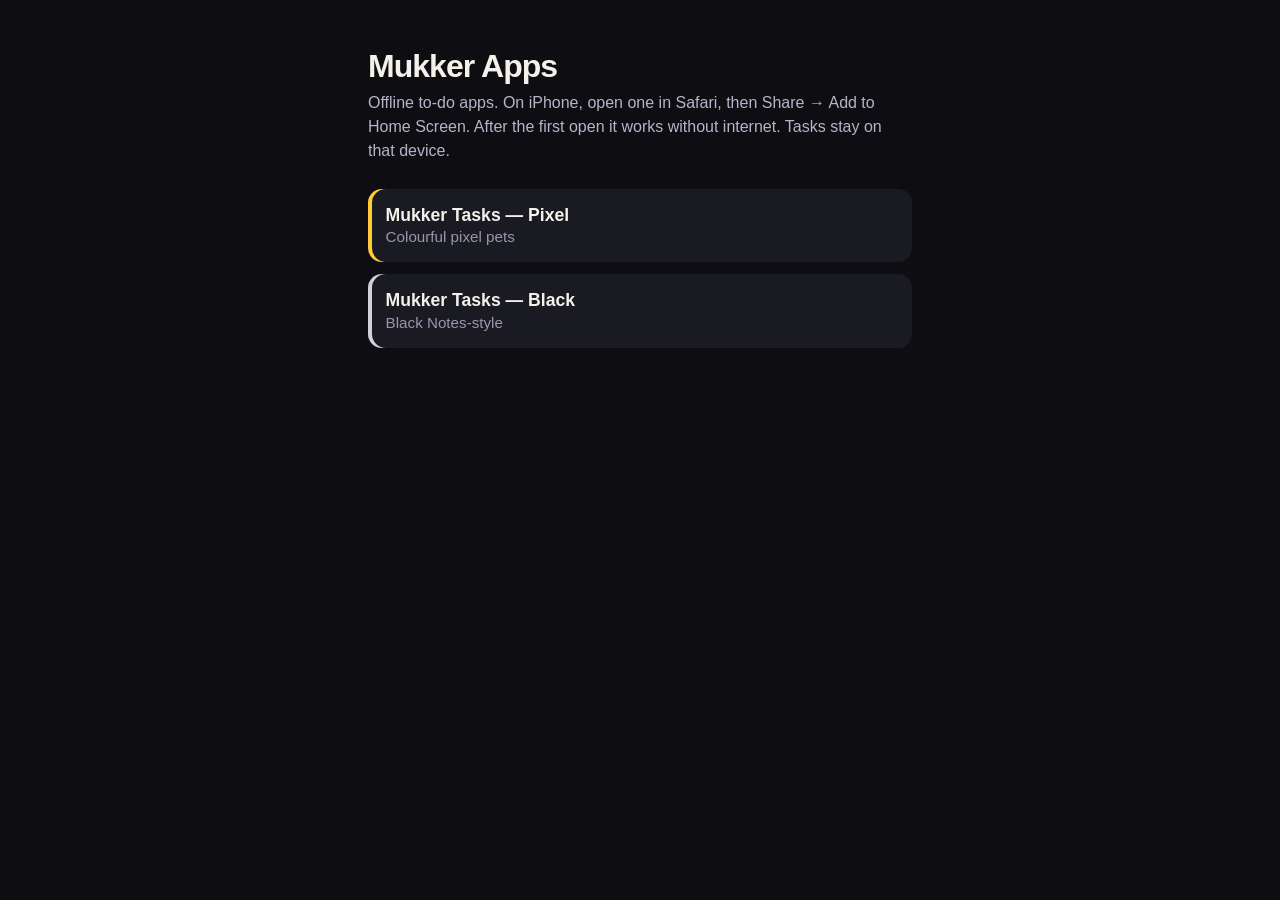
<file: index.html>
<!DOCTYPE html>
<html lang="en">
<head>
<meta charset="utf-8">
<meta name="viewport" content="width=device-width, initial-scale=1">
<title>Mukker Apps</title>
<meta name="description" content="Offline to-do apps by Harsimran.">
<style>
  :root { color-scheme: dark; }
  * { box-sizing: border-box; }
  body {
    margin: 0;
    min-height: 100vh;
    font-family: -apple-system, BlinkMacSystemFont, "Segoe UI", Roboto, sans-serif;
    background: #0e0e12;
    color: #f4f1ea;
  }
  main {
    width: min(34rem, calc(100% - 2rem));
    margin: 0 auto;
    padding: 3rem 0 4rem;
  }
  h1 {
    margin: 0 0 0.4rem;
    font-size: 2rem;
    letter-spacing: -0.03em;
  }
  p { margin: 0; color: #b7b3c9; line-height: 1.5; }
  ul { list-style: none; padding: 0; margin: 1.6rem 0 0; display: grid; gap: 0.75rem; }
  a {
    display: block;
    text-decoration: none;
    color: inherit;
    background: #1a1a22;
    border-radius: 14px;
    padding: 1rem 1.1rem;
  }
  a:hover, a:focus-visible { background: #242430; }
  a strong { display: block; font-size: 1.1rem; margin-bottom: 0.15rem; }
  a span { color: #9a96ad; font-size: 0.95rem; }
  a.pixel { box-shadow: inset 4px 0 0 #ffcc33; }
  a.black { box-shadow: inset 4px 0 0 #d1d1d6; }
</style>
</head>
<body>
<main>
  <h1>Mukker Apps</h1>
  <p>Offline to-do apps. On iPhone, open one in Safari, then Share → Add to Home Screen. After the first open it works without internet. Tasks stay on that device.</p>
  <ul>
    <li><a class="pixel" href="tasks-pixel/"><strong>Mukker Tasks — Pixel</strong><span>Colourful pixel pets</span></a></li>
    <li><a class="black" href="tasks-black/"><strong>Mukker Tasks — Black</strong><span>Black Notes-style</span></a></li>
  </ul>
</main>
</body>
</html>
</file>
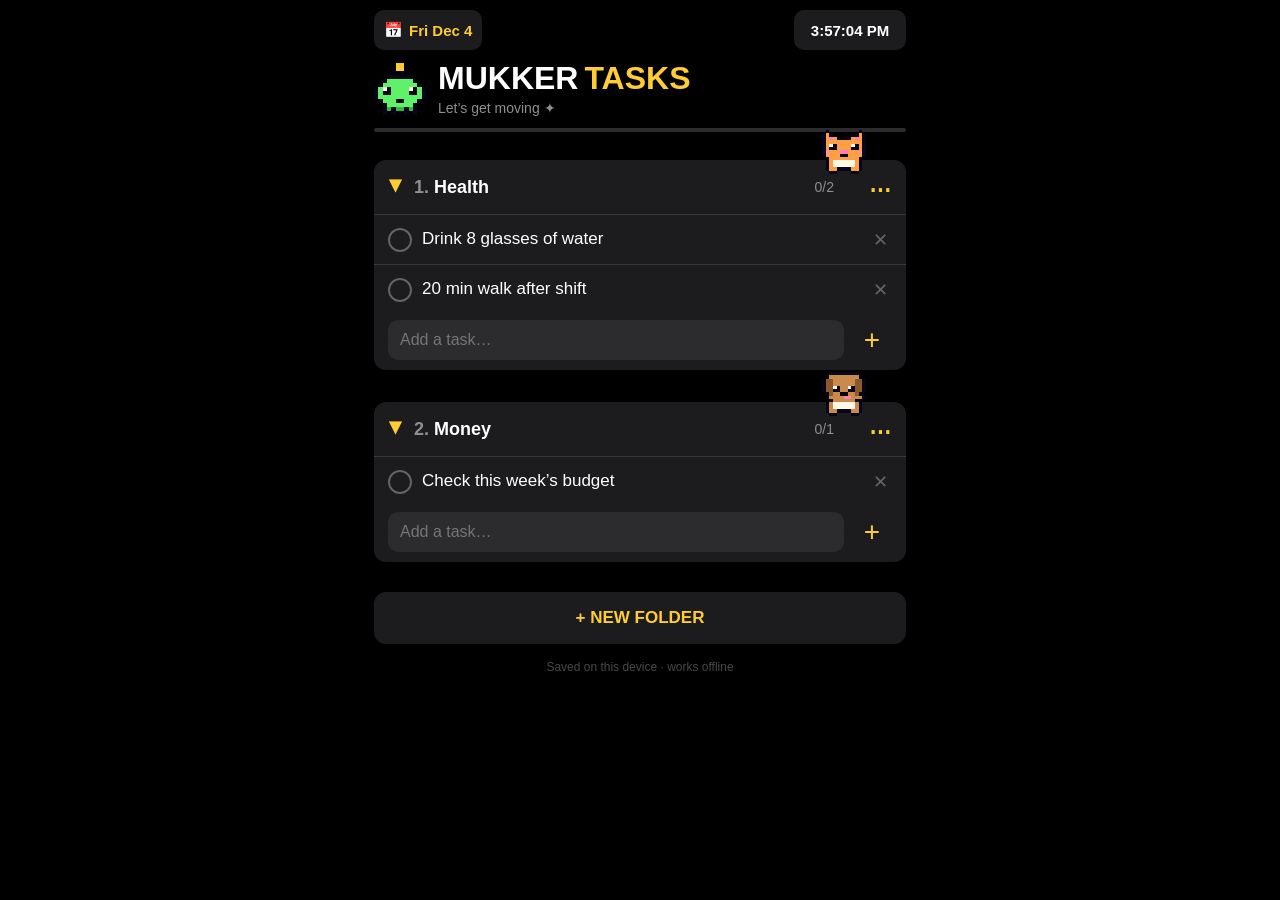
<file: tasks-black/index.html>
<!DOCTYPE html>
<html lang="en">
<head>
<meta charset="utf-8">
<meta name="viewport" content="width=device-width, initial-scale=1, viewport-fit=cover">
<title>Mukker Tasks</title>
<meta name="theme-color" content="#000000">
<meta name="apple-mobile-web-app-capable" content="yes">
<meta name="mobile-web-app-capable" content="yes">
<meta name="apple-mobile-web-app-status-bar-style" content="black-translucent">
<meta name="apple-mobile-web-app-title" content="Mukker Tasks">
<link rel="manifest" href="manifest.json">
<link rel="icon" type="image/png" href="icons/icon-192.png">
<link rel="apple-touch-icon" href="icons/apple-touch-icon.png">
<link rel="stylesheet" href="app.css">
</head>
<body>
<div class="stars" aria-hidden="true"></div>
<div class="stars s2" aria-hidden="true"></div>
<main class="app">
  <header class="top">
    <div class="bar">
      <button id="dateBtn" class="chip" type="button" aria-haspopup="dialog">📅 <span id="dateTxt"></span></button>
      <div id="clock" class="chip clock" aria-label="Current time"></div>
    </div>
    <div class="brand">
      <img id="heroPet" class="px hero" alt="">
      <div>
        <h1>MUKKER<span>TASKS</span></h1>
        <p id="today" class="sub">Let's get moving ✦</p>
      </div>
    </div>
    <div class="meter" aria-hidden="true"><div id="meterFill"></div></div>
  </header>
  <section id="folders" class="folders" aria-live="polite"></section>
  <button id="addFolderBtn" class="btn gold big" type="button">+ NEW FOLDER</button>
  <p class="foot">Saved on this device · works offline</p>
</main>

<div id="toast" class="toast" role="status" aria-live="polite" hidden>
  <img class="px" alt=""><p></p>
</div>

<div id="cal" class="sheet" hidden>
  <div class="sheet-bg" data-calclose></div>
  <div class="sheet-card cal-card" role="dialog" aria-label="Calendar">
    <div class="cal-head">
      <button type="button" class="btn ghost sq" id="calPrev" aria-label="Previous month">◀</button>
      <h2 id="calTitle"></h2>
      <button type="button" class="btn ghost sq" id="calNext" aria-label="Next month">▶</button>
    </div>
    <div class="cal-grid" id="calGrid"></div>
    <div class="row"><button type="button" class="btn ghost" id="calToday">Today</button><button type="button" class="btn gold" data-calclose>Close</button></div>
  </div>
</div>

<div id="sheet" class="sheet" hidden>
  <div class="sheet-bg" data-close></div>
  <form class="sheet-card" id="sheetForm" autocomplete="off">
    <h2 id="sheetTitle">New folder</h2>
    <div id="sheetBody"></div>
    <div class="row">
      <button type="button" class="btn ghost" data-close>Cancel</button>
      <button type="submit" class="btn gold" id="sheetOk">Save</button>
    </div>
  </form>
</div>

<script src="app.js"></script>
</body>
</html>
</file>
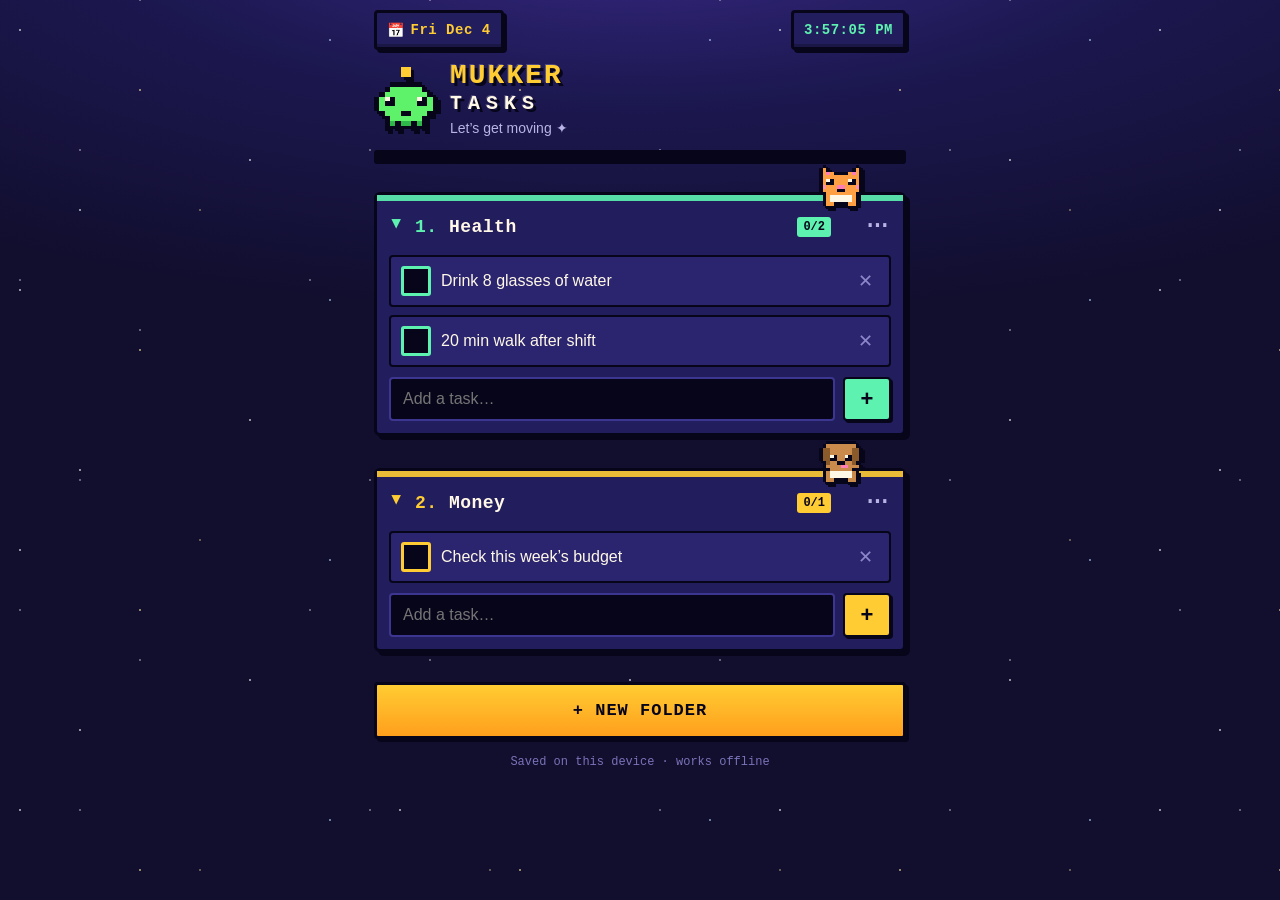
<file: tasks-pixel/index.html>
<!DOCTYPE html>
<html lang="en">
<head>
<meta charset="utf-8">
<meta name="viewport" content="width=device-width, initial-scale=1, viewport-fit=cover">
<title>Mukker Tasks</title>
<meta name="theme-color" content="#110e2e">
<meta name="apple-mobile-web-app-capable" content="yes">
<meta name="mobile-web-app-capable" content="yes">
<meta name="apple-mobile-web-app-status-bar-style" content="black-translucent">
<meta name="apple-mobile-web-app-title" content="Mukker Tasks">
<link rel="manifest" href="manifest.json">
<link rel="icon" type="image/png" href="icons/icon-192.png">
<link rel="apple-touch-icon" href="icons/apple-touch-icon.png">
<link rel="stylesheet" href="app.css">
</head>
<body>
<div class="stars" aria-hidden="true"></div>
<div class="stars s2" aria-hidden="true"></div>
<main class="app">
  <header class="top">
    <div class="bar">
      <button id="dateBtn" class="chip" type="button" aria-haspopup="dialog">📅 <span id="dateTxt"></span></button>
      <div id="clock" class="chip clock" aria-label="Current time"></div>
    </div>
    <div class="brand">
      <img id="heroPet" class="px hero" alt="">
      <div>
        <h1>MUKKER<span>TASKS</span></h1>
        <p id="today" class="sub">Let's get moving ✦</p>
      </div>
    </div>
    <div class="meter" aria-hidden="true"><div id="meterFill"></div></div>
  </header>
  <section id="folders" class="folders" aria-live="polite"></section>
  <button id="addFolderBtn" class="btn gold big" type="button">+ NEW FOLDER</button>
  <p class="foot">Saved on this device · works offline</p>
</main>

<div id="toast" class="toast" role="status" aria-live="polite" hidden>
  <img class="px" alt=""><p></p>
</div>

<div id="cal" class="sheet" hidden>
  <div class="sheet-bg" data-calclose></div>
  <div class="sheet-card cal-card" role="dialog" aria-label="Calendar">
    <div class="cal-head">
      <button type="button" class="btn ghost sq" id="calPrev" aria-label="Previous month">◀</button>
      <h2 id="calTitle"></h2>
      <button type="button" class="btn ghost sq" id="calNext" aria-label="Next month">▶</button>
    </div>
    <div class="cal-grid" id="calGrid"></div>
    <div class="row"><button type="button" class="btn ghost" id="calToday">Today</button><button type="button" class="btn gold" data-calclose>Close</button></div>
  </div>
</div>

<div id="sheet" class="sheet" hidden>
  <div class="sheet-bg" data-close></div>
  <form class="sheet-card" id="sheetForm" autocomplete="off">
    <h2 id="sheetTitle">New folder</h2>
    <div id="sheetBody"></div>
    <div class="row">
      <button type="button" class="btn ghost" data-close>Cancel</button>
      <button type="submit" class="btn gold" id="sheetOk">Save</button>
    </div>
  </form>
</div>

<script src="app.js"></script>
</body>
</html>
</file>
<file: tasks-black/app.css>
:root{
  --bg:#110e2e; --bg2:#1c1850; --card:#221d5c; --card2:#2b2570; --ink:#fff8e7; --mute:#b9b3e6;
  --gold:#ffcc33; --gold2:#ff9f1c; --line:#07051a; --pink:#ff7eb6; --mint:#5ef2b0; --sky:#6fd3ff;
  --px:"Courier New",ui-monospace,Menlo,monospace;
  --sans:-apple-system,BlinkMacSystemFont,"SF Pro Rounded","Segoe UI",Roboto,sans-serif;
}
*{box-sizing:border-box;-webkit-tap-highlight-color:transparent}
html,body{margin:0;min-height:100%;background:var(--bg);color:var(--ink);font-family:var(--sans)}
body{background:radial-gradient(120% 60% at 50% -10%,#3a2a8a 0%,var(--bg2) 35%,var(--bg) 75%) fixed;overscroll-behavior-y:none}
.px{image-rendering:pixelated;image-rendering:crisp-edges}
button{font:inherit;color:inherit;cursor:pointer}
.stars,.s2{position:fixed;inset:0;pointer-events:none;z-index:0;
  background-image:
   radial-gradient(2px 2px at 20px 30px,#fff 50%,transparent 51%),
   radial-gradient(2px 2px at 140px 90px,#ffe8a3 50%,transparent 51%),
   radial-gradient(2px 2px at 250px 160px,#fff 50%,transparent 51%),
   radial-gradient(2px 2px at 330px 40px,#b9d8ff 50%,transparent 51%),
   radial-gradient(2px 2px at 80px 210px,#fff 50%,transparent 51%);
  background-size:380px 260px;opacity:.55}
.s2{background-size:290px 330px;background-position:60px 120px;opacity:.35;animation:tw 3s steps(2) infinite}
@keyframes tw{50%{opacity:.75}}
.app{position:relative;z-index:1;max-width:560px;margin:0 auto;
  padding:calc(env(safe-area-inset-top) + 10px) 14px calc(env(safe-area-inset-bottom) + 28px)}

/* header */
.bar{display:flex;justify-content:space-between;align-items:center;gap:8px;margin-bottom:12px}
.chip{font-family:var(--px);font-weight:700;font-size:14px;letter-spacing:.5px;background:var(--card);
  border:3px solid var(--line);box-shadow:3px 3px 0 var(--line),inset 0 -3px 0 rgba(0,0,0,.25);
  padding:7px 10px;border-radius:4px;color:var(--ink);min-height:40px;display:flex;align-items:center;gap:6px}
#dateBtn{color:var(--gold)}
#dateBtn:active{transform:translate(2px,2px);box-shadow:1px 1px 0 var(--line)}
.clock{color:var(--mint);font-variant-numeric:tabular-nums;min-width:112px;justify-content:center}
.brand{display:flex;align-items:center;gap:12px}
.hero{width:64px;height:64px;animation:bob 1.2s steps(2) infinite;filter:drop-shadow(3px 3px 0 var(--line))}
h1{margin:0;font-family:var(--px);font-size:28px;letter-spacing:2px;line-height:1;color:var(--gold);
  text-shadow:3px 3px 0 var(--line),-1px -1px 0 #fff3}
h1 span{display:block;font-size:20px;color:var(--ink);letter-spacing:6px;margin-top:4px}
.sub{margin:6px 0 0;color:var(--mute);font-size:14px}
.meter{margin:14px 0 18px;height:14px;background:var(--line);border:3px solid var(--line);border-radius:3px;overflow:hidden}
#meterFill{height:100%;width:0;background:repeating-linear-gradient(90deg,var(--gold) 0 10px,var(--gold2) 10px 14px);transition:width .5s steps(8)}

/* folders */
.folders{display:flex;flex-direction:column;gap:22px;margin-top:6px}
.folder{position:relative;background:var(--card);border:3px solid var(--line);border-radius:6px;
  box-shadow:4px 4px 0 var(--line);margin-top:10px}
.folder::before{content:"";position:absolute;left:0;right:0;top:0;height:6px;background:var(--acc,var(--gold));opacity:.9}
.fhead{display:flex;align-items:center;gap:10px;width:100%;min-height:60px;padding:14px 72px 10px 12px;
  background:none;border:0;text-align:left}
.chev{font-family:var(--px);font-weight:900;color:var(--acc,var(--gold));width:16px;transition:transform .15s steps(2)}
.folder.open .chev{transform:rotate(90deg)}
.fname{flex:1;font-family:var(--px);font-weight:700;font-size:18px;letter-spacing:.5px;word-break:break-word}
.fname b{color:var(--acc,var(--gold))}
.count{font-family:var(--px);font-size:12px;font-weight:700;color:var(--line);background:var(--acc,var(--gold));
  padding:3px 6px;border-radius:3px;white-space:nowrap}
.perch{position:absolute;right:40px;top:-30px;width:44px;height:44px;cursor:pointer;
  animation:bob 1.4s steps(2) infinite;filter:drop-shadow(2px 2px 0 var(--line));z-index:2;background:none;border:0;padding:0}
.perch img{width:44px;height:44px;display:block}
.perch.hop{animation:hop .5s steps(4)}
@keyframes bob{50%{transform:translateY(-3px)}}
@keyframes hop{40%{transform:translateY(-16px)}70%{transform:translateY(-6px)}}
.menu{position:absolute;right:6px;top:10px;width:40px;height:40px;border:0;background:none;color:var(--mute);
  font-size:22px;font-weight:900;letter-spacing:1px}
.fbody{display:none;padding:0 12px 12px}
.folder.open .fbody{display:block}
.tasks{list-style:none;margin:0;padding:0;display:flex;flex-direction:column;gap:8px}
.task{position:relative;display:flex;align-items:center;gap:10px;min-height:52px;padding:6px 6px 6px 10px;
  background:var(--card2);border:2px solid var(--line);border-radius:4px;overflow:hidden}
.tick{flex:none;width:30px;height:30px;border:3px solid var(--acc,var(--gold));background:var(--line);border-radius:3px;
  display:grid;place-items:center;font-weight:900;color:var(--line);font-size:18px;padding:0}
.ttext{flex:1;font-size:16px;line-height:1.3;word-break:break-word}
.del{flex:none;width:36px;height:36px;border:0;background:none;color:#8d86c9;font-size:18px;border-radius:4px}
.del:active{background:#0003}
.task.done .ttext{text-decoration:line-through;color:var(--mute)}
.task.done .tick{background:var(--acc,var(--gold))}
.task.done .tick::after{content:"✓"}
.empty{color:var(--mute);font-size:14px;margin:4px 2px 10px;font-style:italic}
.add{display:flex;gap:8px;margin-top:10px}
.add input,.field{flex:1;min-width:0;font-size:16px;color:var(--ink);background:var(--line);border:2px solid #3d3690;
  border-radius:4px;padding:11px 12px;font-family:var(--sans)}
.add input:focus,.field:focus{outline:none;border-color:var(--acc,var(--gold))}
.add button{width:48px;flex:none;font-size:22px;font-weight:900;background:var(--acc,var(--gold));color:var(--line);
  border:2px solid var(--line);border-radius:4px;box-shadow:2px 2px 0 var(--line)}
.donebox{margin-top:10px}
.donebox summary{font-family:var(--px);font-size:13px;color:var(--mute);cursor:pointer;padding:6px 2px;list-style:none}
.donebox summary::-webkit-details-marker{display:none}
.donebox .tasks{margin-top:6px;opacity:.85}
.clear{font-family:var(--px);font-size:12px;background:none;border:0;color:var(--pink);text-decoration:underline;padding:6px 2px}

/* buttons */
.btn{font-family:var(--px);font-weight:700;font-size:15px;letter-spacing:1px;border:3px solid var(--line);
  border-radius:4px;padding:12px 16px;box-shadow:3px 3px 0 var(--line);min-height:48px}
.btn:active,.add button:active{transform:translate(2px,2px);box-shadow:1px 1px 0 var(--line)}
.btn.gold{background:linear-gradient(var(--gold),var(--gold2));color:var(--line)}
.btn.ghost{background:var(--card2);color:var(--ink)}
.btn.danger{background:var(--pink);color:var(--line)}
.btn.big{display:block;width:100%;margin-top:30px;font-size:17px;padding:16px}
.foot{text-align:center;color:#7a73b8;font-size:12px;margin-top:16px;font-family:var(--px)}

/* mop sweep */
.sweep{position:absolute;inset:0;pointer-events:none;z-index:3}
.wipe{position:absolute;top:0;bottom:0;left:0;width:0;
  background:linear-gradient(90deg,rgba(111,211,255,.15),rgba(111,211,255,.45));
  animation:wipe 1.5s linear forwards}
.wipe::after{content:"✦ · ✧ · ✦ · ✧ · ✦ · ✧ · ✦";position:absolute;inset:0;display:flex;align-items:center;
  white-space:nowrap;overflow:hidden;color:#fff;font-size:12px;letter-spacing:4px;padding-left:8px}
.runner{position:absolute;bottom:2px;left:-90px;display:flex;align-items:flex-end;animation:run 1.5s linear forwards}
.runner .rp{width:40px;height:40px;animation:bob .25s steps(2) infinite}
.runner .mop{width:30px;height:48px;margin-left:-6px;transform-origin:50% 0;animation:mop .3s steps(2) infinite}
@keyframes run{to{left:calc(100% + 10px)}}
@keyframes wipe{to{width:100%}}
@keyframes mop{0%{transform:rotate(-14deg)}100%{transform:rotate(14deg)}}
.task.mopping .ttext{animation:fade 1.5s steps(5) forwards}
@keyframes fade{to{opacity:.15}}
.bubbles{position:absolute;inset:0}
.bubbles i{position:absolute;bottom:4px;width:8px;height:8px;border:2px solid #cfefff;border-radius:50%;animation:rise 1s ease-out forwards;opacity:0}
@keyframes rise{0%{opacity:1;transform:translateY(0)}100%{opacity:0;transform:translateY(-34px)}}

/* toast */
.toast{position:fixed;left:50%;bottom:calc(env(safe-area-inset-bottom) + 18px);transform:translateX(-50%);z-index:20;
  width:min(92vw,420px);display:flex;align-items:center;gap:10px;background:var(--ink);color:var(--line);
  border:3px solid var(--line);border-radius:6px;box-shadow:4px 4px 0 var(--line);padding:10px 14px 10px 10px;
  animation:pop .35s steps(3)}
.toast[hidden]{display:none}
.toast img{width:48px;height:48px;flex:none;animation:hop .6s steps(4) infinite}
.toast p{margin:0;font-weight:700;font-size:15px;line-height:1.3}
@keyframes pop{0%{transform:translate(-50%,30px) scale(.8);opacity:0}100%{transform:translate(-50%,0)}}

/* sheets */
.sheet{position:fixed;inset:0;z-index:30;display:flex;align-items:flex-end;justify-content:center}
.sheet[hidden]{display:none}
.sheet-bg{position:absolute;inset:0;background:rgba(5,3,20,.7)}
.sheet-card{position:relative;width:min(100%,520px);background:var(--bg2);border:3px solid var(--line);border-bottom:0;
  border-radius:10px 10px 0 0;box-shadow:0 -4px 0 var(--gold);padding:18px 16px calc(env(safe-area-inset-bottom) + 18px);
  animation:up .25s steps(4)}
@keyframes up{from{transform:translateY(40%)}}
.sheet-card h2{margin:0 0 14px;font-family:var(--px);color:var(--gold);font-size:20px;letter-spacing:1px}
.sheet-card p{color:var(--mute);margin:0 0 14px;line-height:1.4}
.row{display:flex;gap:10px;margin-top:16px}.row .btn{flex:1}
.lbl{display:block;font-family:var(--px);font-size:13px;color:var(--mute);margin:14px 0 8px}
.pets{display:grid;grid-template-columns:repeat(5,1fr);gap:6px}
.field{width:100%}
.pets label{display:flex;flex-direction:column;align-items:center;gap:4px;padding:8px 4px;background:var(--card);
  border:3px solid var(--line);border-radius:4px;font-family:var(--px);font-size:11px;color:var(--mute)}
.pets img{width:40px;height:40px}
.pets input{position:absolute;opacity:0;pointer-events:none}
.pets label:has(input:checked){border-color:var(--gold);color:var(--gold);background:var(--card2)}
.colors{display:flex;gap:10px;flex-wrap:wrap}
.colors label{width:36px;height:36px;border:3px solid var(--line);border-radius:4px}
.colors input{position:absolute;opacity:0;pointer-events:none}
.colors label:has(input:checked){outline:3px solid var(--ink);outline-offset:1px}

/* calendar */
.cal-head{display:flex;align-items:center;justify-content:space-between;margin-bottom:12px}
.cal-head h2{margin:0}
.btn.sq{width:48px;padding:0}
.cal-grid{display:grid;grid-template-columns:repeat(7,1fr);gap:5px;font-family:var(--px)}
.cal-grid .dow{text-align:center;font-size:12px;color:var(--mute);font-weight:700;padding:4px 0}
.cal-grid .d{text-align:center;padding:10px 0;font-weight:700;font-size:15px;background:var(--card);border:2px solid var(--line);border-radius:3px}
.cal-grid .d.blank{background:none;border-color:transparent}
.cal-grid .d.wk{color:var(--sky)}
.cal-grid .d.now{background:var(--gold);color:var(--line);box-shadow:2px 2px 0 var(--line)}

@media (prefers-reduced-motion:reduce){
  *,*::before,*::after{animation-duration:.01ms!important;animation-iteration-count:1!important;transition:none!important}
}

/* ===== v2: black iPhone Notes-style theme ===== */
:root{--bg:#000;--bg2:#1c1c1e;--card:#1c1c1e;--card2:#1c1c1e;--ink:#fff;--mute:#8e8e93;--line:#38383a;--gold:#ffcc33;--gold2:#ffcc33;
  --px:-apple-system,BlinkMacSystemFont,"SF Pro Text","Segoe UI",Roboto,sans-serif}
body{background:#000}
.stars,.s2{display:none}
.chip{background:#1c1c1e;border:0;box-shadow:none;border-radius:10px;font-weight:600;font-size:15px;letter-spacing:0}
#dateBtn{color:var(--gold)}
.clock{color:#fff}
#dateBtn:active{transform:none;box-shadow:none;opacity:.6}
h1{font-size:32px;letter-spacing:0;color:#fff;text-shadow:none;font-weight:700}
h1 span{display:inline;font-size:32px;letter-spacing:0;color:var(--gold);margin:0 0 0 6px}
.hero{width:52px;height:52px;filter:none}
.sub{color:var(--mute)}
.meter{height:4px;border:0;border-radius:2px;background:#2c2c2e;margin:12px 0 14px}
#meterFill{background:var(--gold)}
.folders{gap:18px}
.folder{border:0;border-radius:12px;box-shadow:none;background:#1c1c1e;margin-top:14px}
.folder::before{display:none}
.fhead{min-height:54px;padding:12px 72px 12px 14px}
.chev{color:var(--gold)}
.fname{font-weight:600;font-size:18px;letter-spacing:0}
.fname b{color:var(--mute);font-weight:600}
.count{background:none;color:var(--mute);font-weight:500;font-size:14px;padding:0}
.perch{filter:none;top:-30px}
.menu{color:var(--gold)}
.fbody{padding:0 0 6px}
.tasks{gap:0}
.task{background:none;border:0;border-radius:0;border-top:.5px solid #38383a;min-height:50px;padding:6px 8px 6px 14px;overflow:hidden}
.tick{width:24px;height:24px;border:2px solid #636366;border-radius:50%;background:none;font-size:14px}
.task.done .tick{background:var(--gold);border-color:var(--gold);color:#000}
.ttext{font-size:17px}
.del{color:#636366}
.empty{margin:2px 14px 8px;font-style:normal}
.add{margin:6px 14px 4px;gap:8px}
.add input,.field{background:#2c2c2e;border:0;border-radius:10px;font-size:16px}
.add input:focus,.field:focus{box-shadow:0 0 0 2px var(--gold)}
.add button{background:none;border:0;box-shadow:none;color:var(--gold);font-size:28px;font-weight:400;width:40px}
.donebox{margin:4px 14px 0}.donebox .tasks{margin:4px -14px 0}
.donebox summary{font-family:var(--px);color:var(--mute);font-size:14px}
.clear{font-family:var(--px);color:var(--gold);text-decoration:none;font-size:14px}
.btn{border:0;box-shadow:none;border-radius:12px;letter-spacing:0;font-weight:600}
.btn:active,.add button:active{transform:none;box-shadow:none;opacity:.6}
.btn.gold{background:var(--gold);color:#000}
.btn.ghost{background:#2c2c2e;color:#fff}
.btn.danger{background:#ff453a;color:#fff}
.btn.big{background:#1c1c1e;color:var(--gold);font-size:17px}
.foot{color:#48484a;font-family:var(--px)}
.wipe{background:linear-gradient(90deg,rgba(255,204,51,.06),rgba(255,204,51,.22))}
.wipe::after{color:var(--gold)}
.toast{background:#2c2c2e;color:#fff;border:0;border-radius:14px;box-shadow:0 8px 30px rgba(0,0,0,.6)}
.sheet-bg{background:rgba(0,0,0,.6)}
.sheet-card{background:#1c1c1e;border:0;border-radius:14px 14px 0 0;box-shadow:none}
.sheet-card h2{color:#fff;font-size:20px;letter-spacing:0;font-weight:600}
.lbl{font-size:13px;color:var(--mute)}
.pets label{background:#2c2c2e;border:2px solid transparent;border-radius:10px;font-size:12px}
.pets label:has(input:checked){border-color:var(--gold);background:#2c2c2e}
.colors label{border:0;border-radius:50%}
.cal-grid{font-family:var(--px)}
.cal-grid .d{background:none;border:0;border-radius:50%;font-weight:500;aspect-ratio:1;display:grid;place-items:center;padding:0}
.cal-grid .d.wk{color:var(--mute)}
.cal-grid .d.now{background:var(--gold);color:#000;box-shadow:none;font-weight:700}
.cal-head h2{color:var(--gold)}
</file>
<file: tasks-pixel/app.css>
:root{
  --bg:#110e2e; --bg2:#1c1850; --card:#221d5c; --card2:#2b2570; --ink:#fff8e7; --mute:#b9b3e6;
  --gold:#ffcc33; --gold2:#ff9f1c; --line:#07051a; --pink:#ff7eb6; --mint:#5ef2b0; --sky:#6fd3ff;
  --px:"Courier New",ui-monospace,Menlo,monospace;
  --sans:-apple-system,BlinkMacSystemFont,"SF Pro Rounded","Segoe UI",Roboto,sans-serif;
}
*{box-sizing:border-box;-webkit-tap-highlight-color:transparent}
html,body{margin:0;min-height:100%;background:var(--bg);color:var(--ink);font-family:var(--sans)}
body{background:radial-gradient(120% 60% at 50% -10%,#3a2a8a 0%,var(--bg2) 35%,var(--bg) 75%) fixed;overscroll-behavior-y:none}
.px{image-rendering:pixelated;image-rendering:crisp-edges}
button{font:inherit;color:inherit;cursor:pointer}
.stars,.s2{position:fixed;inset:0;pointer-events:none;z-index:0;
  background-image:
   radial-gradient(2px 2px at 20px 30px,#fff 50%,transparent 51%),
   radial-gradient(2px 2px at 140px 90px,#ffe8a3 50%,transparent 51%),
   radial-gradient(2px 2px at 250px 160px,#fff 50%,transparent 51%),
   radial-gradient(2px 2px at 330px 40px,#b9d8ff 50%,transparent 51%),
   radial-gradient(2px 2px at 80px 210px,#fff 50%,transparent 51%);
  background-size:380px 260px;opacity:.55}
.s2{background-size:290px 330px;background-position:60px 120px;opacity:.35;animation:tw 3s steps(2) infinite}
@keyframes tw{50%{opacity:.75}}
.app{position:relative;z-index:1;max-width:560px;margin:0 auto;
  padding:calc(env(safe-area-inset-top) + 10px) 14px calc(env(safe-area-inset-bottom) + 28px)}

/* header */
.bar{display:flex;justify-content:space-between;align-items:center;gap:8px;margin-bottom:12px}
.chip{font-family:var(--px);font-weight:700;font-size:14px;letter-spacing:.5px;background:var(--card);
  border:3px solid var(--line);box-shadow:3px 3px 0 var(--line),inset 0 -3px 0 rgba(0,0,0,.25);
  padding:7px 10px;border-radius:4px;color:var(--ink);min-height:40px;display:flex;align-items:center;gap:6px}
#dateBtn{color:var(--gold)}
#dateBtn:active{transform:translate(2px,2px);box-shadow:1px 1px 0 var(--line)}
.clock{color:var(--mint);font-variant-numeric:tabular-nums;min-width:112px;justify-content:center}
.brand{display:flex;align-items:center;gap:12px}
.hero{width:64px;height:64px;animation:bob 1.2s steps(2) infinite;filter:drop-shadow(3px 3px 0 var(--line))}
h1{margin:0;font-family:var(--px);font-size:28px;letter-spacing:2px;line-height:1;color:var(--gold);
  text-shadow:3px 3px 0 var(--line),-1px -1px 0 #fff3}
h1 span{display:block;font-size:20px;color:var(--ink);letter-spacing:6px;margin-top:4px}
.sub{margin:6px 0 0;color:var(--mute);font-size:14px}
.meter{margin:14px 0 18px;height:14px;background:var(--line);border:3px solid var(--line);border-radius:3px;overflow:hidden}
#meterFill{height:100%;width:0;background:repeating-linear-gradient(90deg,var(--gold) 0 10px,var(--gold2) 10px 14px);transition:width .5s steps(8)}

/* folders */
.folders{display:flex;flex-direction:column;gap:22px;margin-top:6px}
.folder{position:relative;background:var(--card);border:3px solid var(--line);border-radius:6px;
  box-shadow:4px 4px 0 var(--line);margin-top:10px}
.folder::before{content:"";position:absolute;left:0;right:0;top:0;height:6px;background:var(--acc,var(--gold));opacity:.9}
.fhead{display:flex;align-items:center;gap:10px;width:100%;min-height:60px;padding:14px 72px 10px 12px;
  background:none;border:0;text-align:left}
.chev{font-family:var(--px);font-weight:900;color:var(--acc,var(--gold));width:16px;transition:transform .15s steps(2)}
.folder.open .chev{transform:rotate(90deg)}
.fname{flex:1;font-family:var(--px);font-weight:700;font-size:18px;letter-spacing:.5px;word-break:break-word}
.fname b{color:var(--acc,var(--gold))}
.count{font-family:var(--px);font-size:12px;font-weight:700;color:var(--line);background:var(--acc,var(--gold));
  padding:3px 6px;border-radius:3px;white-space:nowrap}
.perch{position:absolute;right:40px;top:-30px;width:44px;height:44px;cursor:pointer;
  animation:bob 1.4s steps(2) infinite;filter:drop-shadow(2px 2px 0 var(--line));z-index:2;background:none;border:0;padding:0}
.perch img{width:44px;height:44px;display:block}
.perch.hop{animation:hop .5s steps(4)}
@keyframes bob{50%{transform:translateY(-3px)}}
@keyframes hop{40%{transform:translateY(-16px)}70%{transform:translateY(-6px)}}
.menu{position:absolute;right:6px;top:10px;width:40px;height:40px;border:0;background:none;color:var(--mute);
  font-size:22px;font-weight:900;letter-spacing:1px}
.fbody{display:none;padding:0 12px 12px}
.folder.open .fbody{display:block}
.tasks{list-style:none;margin:0;padding:0;display:flex;flex-direction:column;gap:8px}
.task{position:relative;display:flex;align-items:center;gap:10px;min-height:52px;padding:6px 6px 6px 10px;
  background:var(--card2);border:2px solid var(--line);border-radius:4px;overflow:hidden}
.tick{flex:none;width:30px;height:30px;border:3px solid var(--acc,var(--gold));background:var(--line);border-radius:3px;
  display:grid;place-items:center;font-weight:900;color:var(--line);font-size:18px;padding:0}
.ttext{flex:1;font-size:16px;line-height:1.3;word-break:break-word}
.del{flex:none;width:36px;height:36px;border:0;background:none;color:#8d86c9;font-size:18px;border-radius:4px}
.del:active{background:#0003}
.task.done .ttext{text-decoration:line-through;color:var(--mute)}
.task.done .tick{background:var(--acc,var(--gold))}
.task.done .tick::after{content:"✓"}
.empty{color:var(--mute);font-size:14px;margin:4px 2px 10px;font-style:italic}
.add{display:flex;gap:8px;margin-top:10px}
.add input,.field{flex:1;min-width:0;font-size:16px;color:var(--ink);background:var(--line);border:2px solid #3d3690;
  border-radius:4px;padding:11px 12px;font-family:var(--sans)}
.add input:focus,.field:focus{outline:none;border-color:var(--acc,var(--gold))}
.add button{width:48px;flex:none;font-size:22px;font-weight:900;background:var(--acc,var(--gold));color:var(--line);
  border:2px solid var(--line);border-radius:4px;box-shadow:2px 2px 0 var(--line)}
.donebox{margin-top:10px}
.donebox summary{font-family:var(--px);font-size:13px;color:var(--mute);cursor:pointer;padding:6px 2px;list-style:none}
.donebox summary::-webkit-details-marker{display:none}
.donebox .tasks{margin-top:6px;opacity:.85}
.clear{font-family:var(--px);font-size:12px;background:none;border:0;color:var(--pink);text-decoration:underline;padding:6px 2px}

/* buttons */
.btn{font-family:var(--px);font-weight:700;font-size:15px;letter-spacing:1px;border:3px solid var(--line);
  border-radius:4px;padding:12px 16px;box-shadow:3px 3px 0 var(--line);min-height:48px}
.btn:active,.add button:active{transform:translate(2px,2px);box-shadow:1px 1px 0 var(--line)}
.btn.gold{background:linear-gradient(var(--gold),var(--gold2));color:var(--line)}
.btn.ghost{background:var(--card2);color:var(--ink)}
.btn.danger{background:var(--pink);color:var(--line)}
.btn.big{display:block;width:100%;margin-top:30px;font-size:17px;padding:16px}
.foot{text-align:center;color:#7a73b8;font-size:12px;margin-top:16px;font-family:var(--px)}

/* mop sweep */
.sweep{position:absolute;inset:0;pointer-events:none;z-index:3}
.wipe{position:absolute;top:0;bottom:0;left:0;width:0;
  background:linear-gradient(90deg,rgba(111,211,255,.15),rgba(111,211,255,.45));
  animation:wipe 1.5s linear forwards}
.wipe::after{content:"✦ · ✧ · ✦ · ✧ · ✦ · ✧ · ✦";position:absolute;inset:0;display:flex;align-items:center;
  white-space:nowrap;overflow:hidden;color:#fff;font-size:12px;letter-spacing:4px;padding-left:8px}
.runner{position:absolute;bottom:2px;left:-90px;display:flex;align-items:flex-end;animation:run 1.5s linear forwards}
.runner .rp{width:40px;height:40px;animation:bob .25s steps(2) infinite}
.runner .mop{width:30px;height:48px;margin-left:-6px;transform-origin:50% 0;animation:mop .3s steps(2) infinite}
@keyframes run{to{left:calc(100% + 10px)}}
@keyframes wipe{to{width:100%}}
@keyframes mop{0%{transform:rotate(-14deg)}100%{transform:rotate(14deg)}}
.task.mopping .ttext{animation:fade 1.5s steps(5) forwards}
@keyframes fade{to{opacity:.15}}
.bubbles{position:absolute;inset:0}
.bubbles i{position:absolute;bottom:4px;width:8px;height:8px;border:2px solid #cfefff;border-radius:50%;animation:rise 1s ease-out forwards;opacity:0}
@keyframes rise{0%{opacity:1;transform:translateY(0)}100%{opacity:0;transform:translateY(-34px)}}

/* toast */
.toast{position:fixed;left:50%;bottom:calc(env(safe-area-inset-bottom) + 18px);transform:translateX(-50%);z-index:20;
  width:min(92vw,420px);display:flex;align-items:center;gap:10px;background:var(--ink);color:var(--line);
  border:3px solid var(--line);border-radius:6px;box-shadow:4px 4px 0 var(--line);padding:10px 14px 10px 10px;
  animation:pop .35s steps(3)}
.toast[hidden]{display:none}
.toast img{width:48px;height:48px;flex:none;animation:hop .6s steps(4) infinite}
.toast p{margin:0;font-weight:700;font-size:15px;line-height:1.3}
@keyframes pop{0%{transform:translate(-50%,30px) scale(.8);opacity:0}100%{transform:translate(-50%,0)}}

/* sheets */
.sheet{position:fixed;inset:0;z-index:30;display:flex;align-items:flex-end;justify-content:center}
.sheet[hidden]{display:none}
.sheet-bg{position:absolute;inset:0;background:rgba(5,3,20,.7)}
.sheet-card{position:relative;width:min(100%,520px);background:var(--bg2);border:3px solid var(--line);border-bottom:0;
  border-radius:10px 10px 0 0;box-shadow:0 -4px 0 var(--gold);padding:18px 16px calc(env(safe-area-inset-bottom) + 18px);
  animation:up .25s steps(4)}
@keyframes up{from{transform:translateY(40%)}}
.sheet-card h2{margin:0 0 14px;font-family:var(--px);color:var(--gold);font-size:20px;letter-spacing:1px}
.sheet-card p{color:var(--mute);margin:0 0 14px;line-height:1.4}
.row{display:flex;gap:10px;margin-top:16px}.row .btn{flex:1}
.lbl{display:block;font-family:var(--px);font-size:13px;color:var(--mute);margin:14px 0 8px}
.pets{display:grid;grid-template-columns:repeat(5,1fr);gap:6px}
.field{width:100%}
.pets label{display:flex;flex-direction:column;align-items:center;gap:4px;padding:8px 4px;background:var(--card);
  border:3px solid var(--line);border-radius:4px;font-family:var(--px);font-size:11px;color:var(--mute)}
.pets img{width:40px;height:40px}
.pets input{position:absolute;opacity:0;pointer-events:none}
.pets label:has(input:checked){border-color:var(--gold);color:var(--gold);background:var(--card2)}
.colors{display:flex;gap:10px;flex-wrap:wrap}
.colors label{width:36px;height:36px;border:3px solid var(--line);border-radius:4px}
.colors input{position:absolute;opacity:0;pointer-events:none}
.colors label:has(input:checked){outline:3px solid var(--ink);outline-offset:1px}

/* calendar */
.cal-head{display:flex;align-items:center;justify-content:space-between;margin-bottom:12px}
.cal-head h2{margin:0}
.btn.sq{width:48px;padding:0}
.cal-grid{display:grid;grid-template-columns:repeat(7,1fr);gap:5px;font-family:var(--px)}
.cal-grid .dow{text-align:center;font-size:12px;color:var(--mute);font-weight:700;padding:4px 0}
.cal-grid .d{text-align:center;padding:10px 0;font-weight:700;font-size:15px;background:var(--card);border:2px solid var(--line);border-radius:3px}
.cal-grid .d.blank{background:none;border-color:transparent}
.cal-grid .d.wk{color:var(--sky)}
.cal-grid .d.now{background:var(--gold);color:var(--line);box-shadow:2px 2px 0 var(--line)}

@media (prefers-reduced-motion:reduce){
  *,*::before,*::after{animation-duration:.01ms!important;animation-iteration-count:1!important;transition:none!important}
}
</file>
